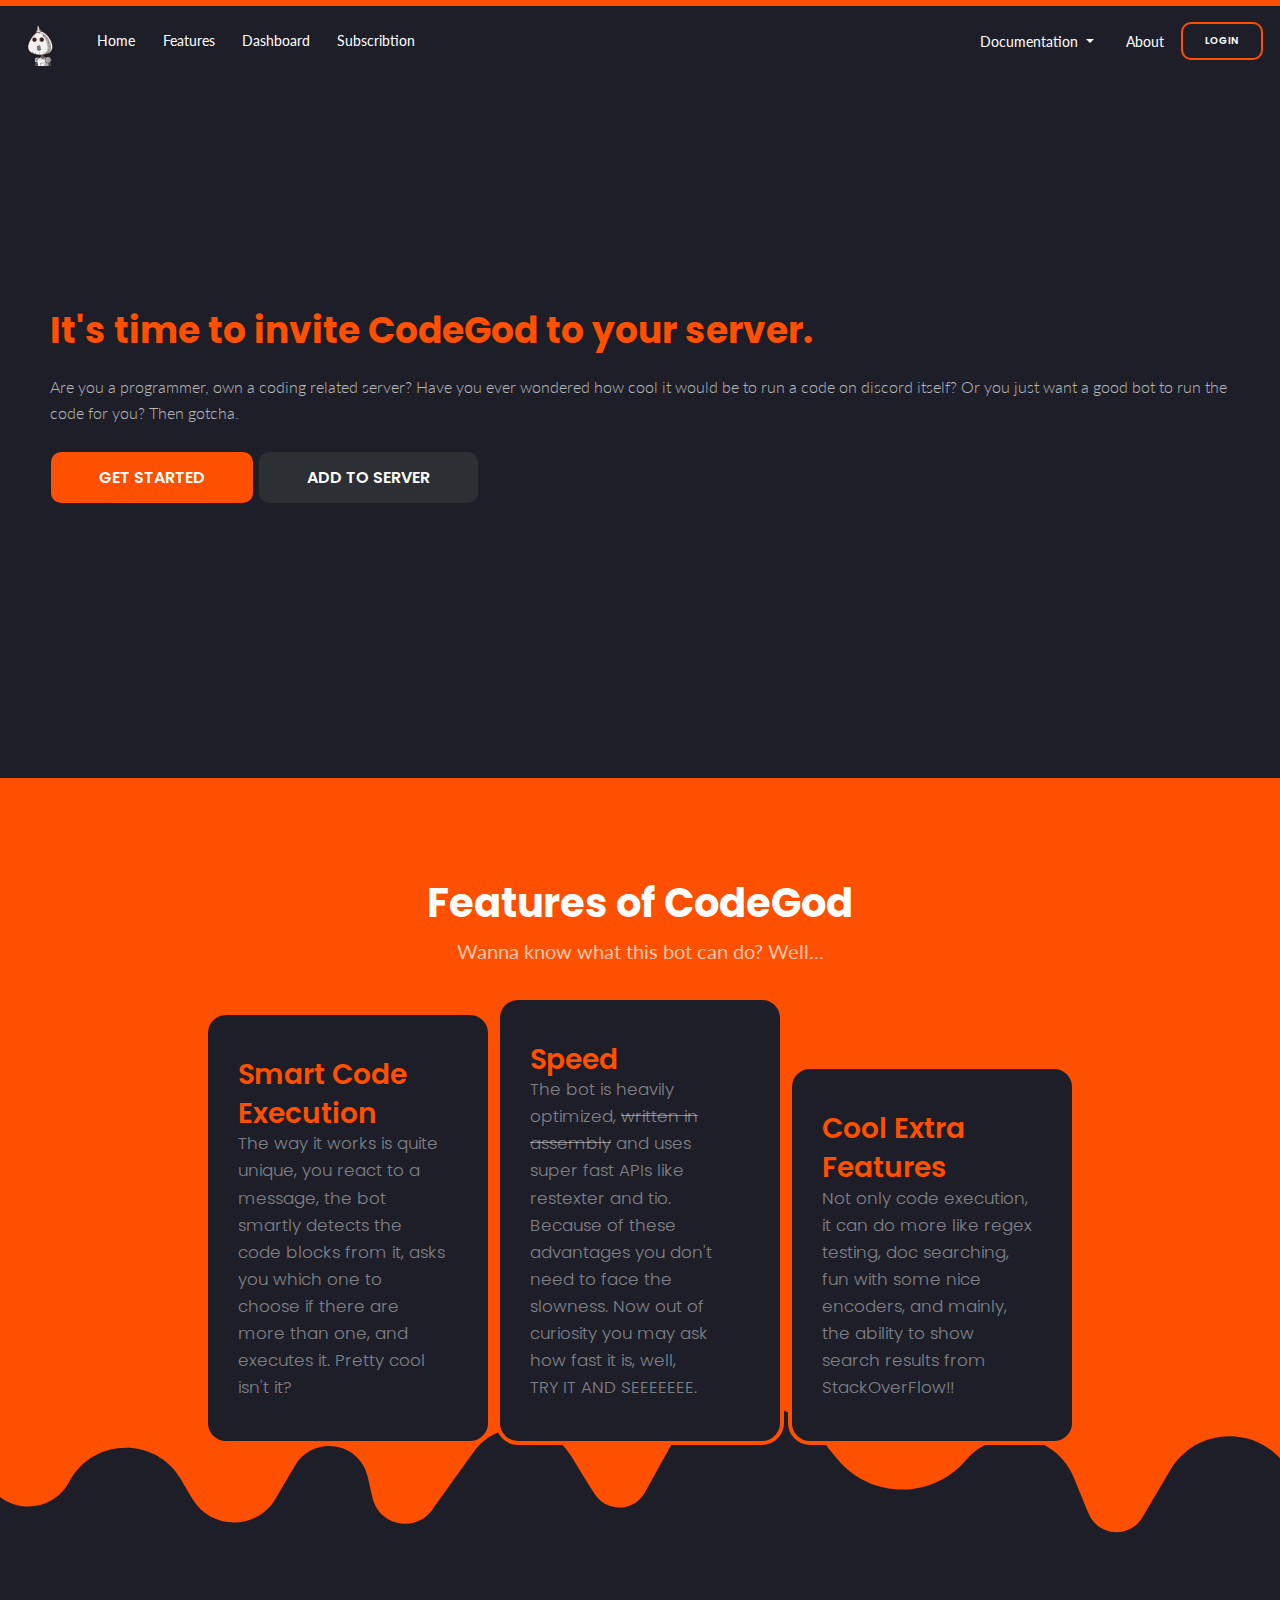
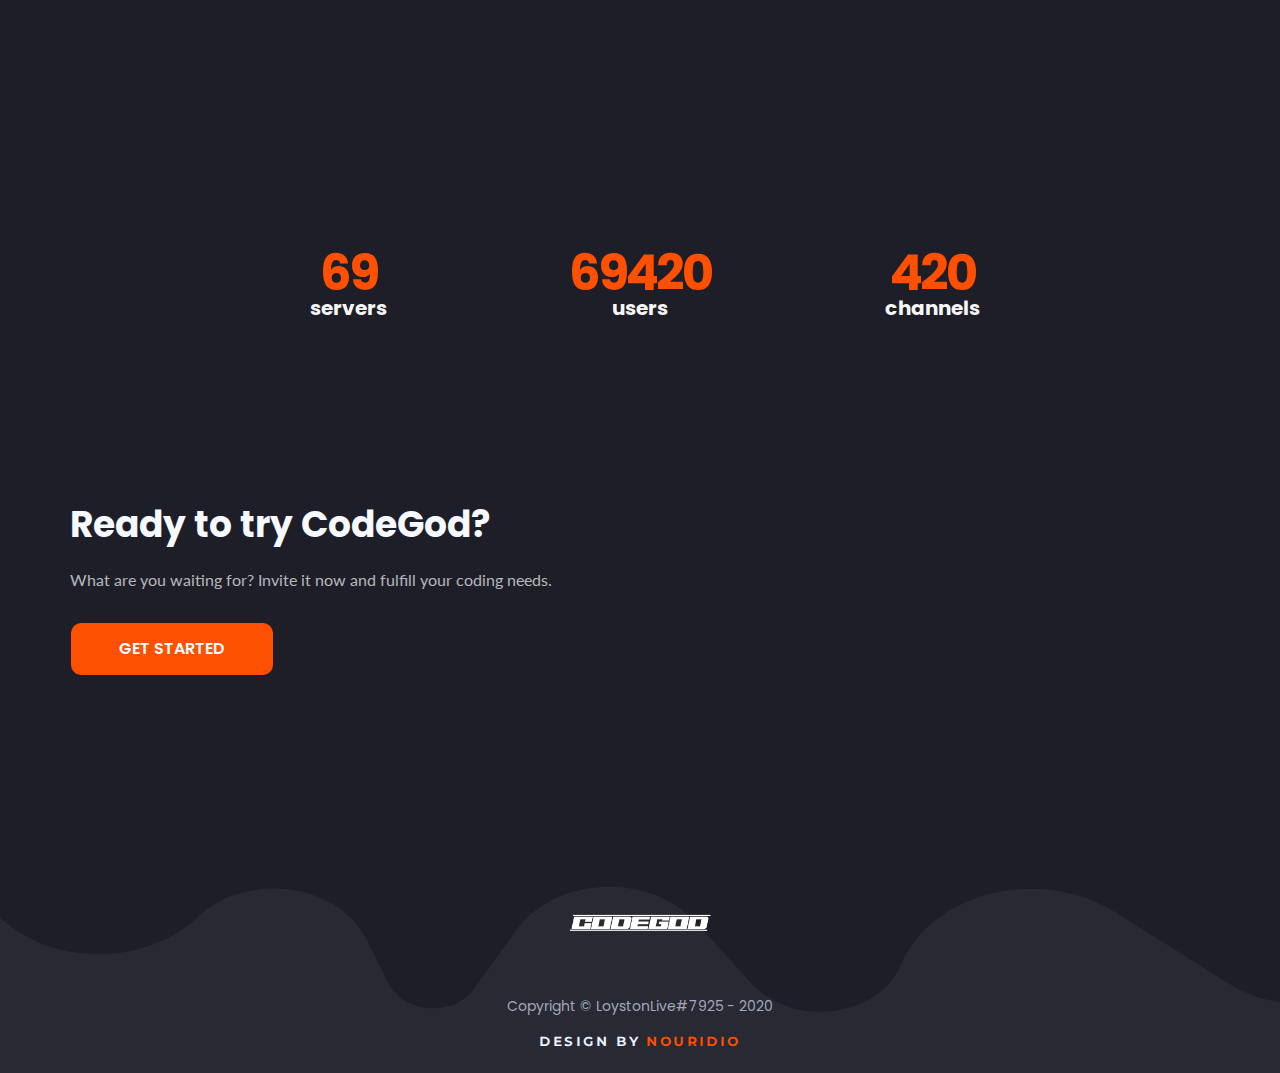
<file: index.html>
<!DOCTYPE html>
<html lang="en">
<head>
    <meta charset="UTF-8">
    <meta name="viewport" content="width=device-width, initial-scale=1, shrink-to-fit=no">
    <link rel="stylesheet" href="css/bootstrap.min.css">
    <link rel="stylesheet" href="css/main.css">
    <link rel="stylesheet" href="css/now-ui-kit.css">
    <link href="https://fonts.googleapis.com/css?family=Poppins:300,400,600,700,800,900&display=swap" rel="stylesheet">
    <link href="https://fonts.googleapis.com/css?family=Montserrat:400,600,700,800,900&display=swap" rel="stylesheet">
    <link href="https://fonts.googleapis.com/css?family=Lato:300,400,600,700,800,900&display=swap" rel="stylesheet">
    <title>CodeGod | Discord bot</title>
</head>
<body>
<nav class="navbar navbar-expand-lg bg-transparent">
    <button class="navbar-toggler" type="button" data-toggle="collapse" data-target="#navbarSupportedContent" aria-controls="navbarSupportedContent" aria-expanded="false" aria-label="Toggle navigation">
        <img src="assets/menuIcon.svg" width="20px" height="20px" style="max-width: none !important;">
    </button>
    <img src="assets/BotLogo.png" width="50" height="50">
    <div class="collapse navbar-collapse" id="navbarSupportedContent" style="margin-left: 20px !important">
        <ul class="navbar-nav mr-auto">
            <li class="nav-item active">
                <a class="nav-link" href="#/">Home <span class="sr-only">(current)</span></a>
            </li>
            <li class="nav-item">
                <a class="nav-link" href="/features">Features</a>
            </li>
            <li class="nav-item">
                <a class="nav-link" href="/features">Dashboard</a>
            </li>
            <li class="nav-item">
                <a class="nav-link" href="/features">Subscribtion</a>
            </li>
        </ul>
        <div class="nav-item dropdown">
            <a class="nav-link dropdown-toggle" href="#" id="navbarDropdown" role="button" data-toggle="dropdown" aria-haspopup="true" aria-expanded="false">
                Documentation
            </a>
            <div class="dropdown-menu" aria-labelledby="navbarDropdown">
                <a class="dropdown-item" href="/commands">Commands</a>
                <a class="dropdown-item" href="/tutorials">Tutorials</a>
                <div class="dropdown-divider"></div>
                <a class="dropdown-item" href="/server-settings">Server settings</a>
            </div>
        </div>
        <div class="nav-item">
            <a class="nav-link" href="/about">About</a>
        </div>
        <button class="btn login-btn btn-outline-accent my-2 my-sm-0" style="font-size: 10px !important;font-family: poppins !important;">LOGIN</button>
    </div>
</nav>
<div class="heading">
    <h1 class="display-5 title">It's time to invite CodeGod to your server.</h1>
    <p class="subtitle">Are you a programmer, own a coding related server? Have you ever wondered how cool it would be to run a code on discord itself? Or you just want a good bot to run the code for you? Then gotcha.</p>
    <a class="btn btn-primary btn-lg" href="https://discord.com/api/oauth2/authorize?client_id=748051917061619724&permissions=0&scope=bot" target="_blank" role="button">Get started</a>
    <a class="btn btn-secondary btn-lg" href="https://discord.com/api/oauth2/authorize?client_id=748051917061619724&permissions=0&scope=bot" target="_blank" role="button">Add to server</a>
    <br /><br /><br /><br /><br /><br />
</div>
<div class="features">
    <div class="title">Features of CodeGod</div>
    <div class="subtitle">Wanna know what this bot can do? Well...</div>
    <div class="cards">
        <div class="card" style="width: 18rem;">
        <div class="card-body">
            <h5 class="card-title">Smart Code Execution</h5>
            <p class="card-text">The way it works is quite unique, you react to a message, the bot smartly detects the code blocks from it, asks you which one to choose if there are more than one, and executes it. Pretty cool isn't it?</p>
        </div>
    </div>
        <div class="card" style="width: 18rem;">
            <div class="card-body">
                <h5 class="card-title">Speed</h5>
                <p class="card-text">The bot is heavily optimized, <strike>written in assembly</strike> and uses super fast APIs like restexter and tio. Because of these advantages you don't need to face the slowness. Now out of curiosity you may ask how fast it is, well,<br/>TRY IT AND SEEEEEEE.</p>
            </div>
        </div>
        <div class="card" style="width: 18rem;">
            <div class="card-body">
                <h5 class="card-title">Cool Extra Features</h5>
                <p class="card-text">Not only code execution, it can do more like regex testing, doc searching, fun with some nice encoders, and mainly, the ability to show search results from StackOverFlow!!</p>
            </div>
        </div>
    </div>
</div>
<div class="statistics">
    <div class="cards">
        <div class="card statistic" style="width: 18rem;">
            <div class="card-body">
                <p class="card-title" style="font-size: 50px !important;line-height: 15px !important;letter-spacing: -0.06em !important;font-weight: bold !important;">69</h1>
                <p style="font-weight: bold !important;font-size: 20px !important;">servers</p>
            </div>
        </div>
        <div class="card statistic" style="width: 18rem;">
            <div class="card-body">
                <p class="card-title" style="font-size: 50px !important;line-height: 15px !important;letter-spacing: -0.06em !important;font-weight: bold !important;">69420</h1>
                <p style="font-weight: bold !important;font-size: 20px !important;">users</p>
            </div>
        </div>
        <div class="card statistic" style="width: 18rem;">
            <div class="card-body">
                <p class="card-title" style="font-size: 50px !important;line-height: 15px !important;letter-spacing: -0.06em !important;font-weight: bold !important;">420</h1>
                <p style="font-weight: bold !important;font-size: 20px !important;">channels</p>
            </div>
        </div>
    </div>
</div>
<div class="page_end">
    <div class="start">
        <div class="card">
            <div class="card-body gs-card">
                <div class="title">Ready to try CodeGod?</div>
                <div class="subtitle">What are you waiting for? Invite it now and fulfill your coding needs.</div>
                <br />
                <a class="btn btn-primary btn-lg" href="#start_link" role="button">Get started</a>
            </div><br />
        </div>
    </div>
    <div class="footer">
        <div class="bot-footer">
            <img src="assets/BotLogoWord.png" width="150"><br />
            Copyright © LoystonLive#7925 - 2020
        </div><br/>
        <div class="nouridio">design by <a href="https://twitter.com/Nouridio"> nouridio</a></div>
    </div>
</div>
<!--<script src="js/colorchange.js"></script>-->
<script src="https://code.jquery.com/jquery-3.3.1.slim.min.js" integrity="sha384-q8i/X+965DzO0rT7abK41JStQIAqVgRVzpbzo5smXKp4YfRvH+8abtTE1Pi6jizo" crossorigin="anonymous"></script>
<script src="https://cdnjs.cloudflare.com/ajax/libs/popper.js/1.14.7/umd/popper.min.js" integrity="sha384-UO2eT0CpHqdSJQ6hJty5KVphtPhzWj9WO1clHTMGa3JDZwrnQq4sF86dIHNDz0W1" crossorigin="anonymous"></script>
<script src="https://stackpath.bootstrapcdn.com/bootstrap/4.3.1/js/bootstrap.min.js" integrity="sha384-JjSmVgyd0p3pXB1rRibZUAYoIIy6OrQ6VrjIEaFf/nJGzIxFDsf4x0xIM+B07jRM" crossorigin="anonymous"></script>
<script src="js/now-ui-kit.min.js"></script>
</body>
</html>
</file>
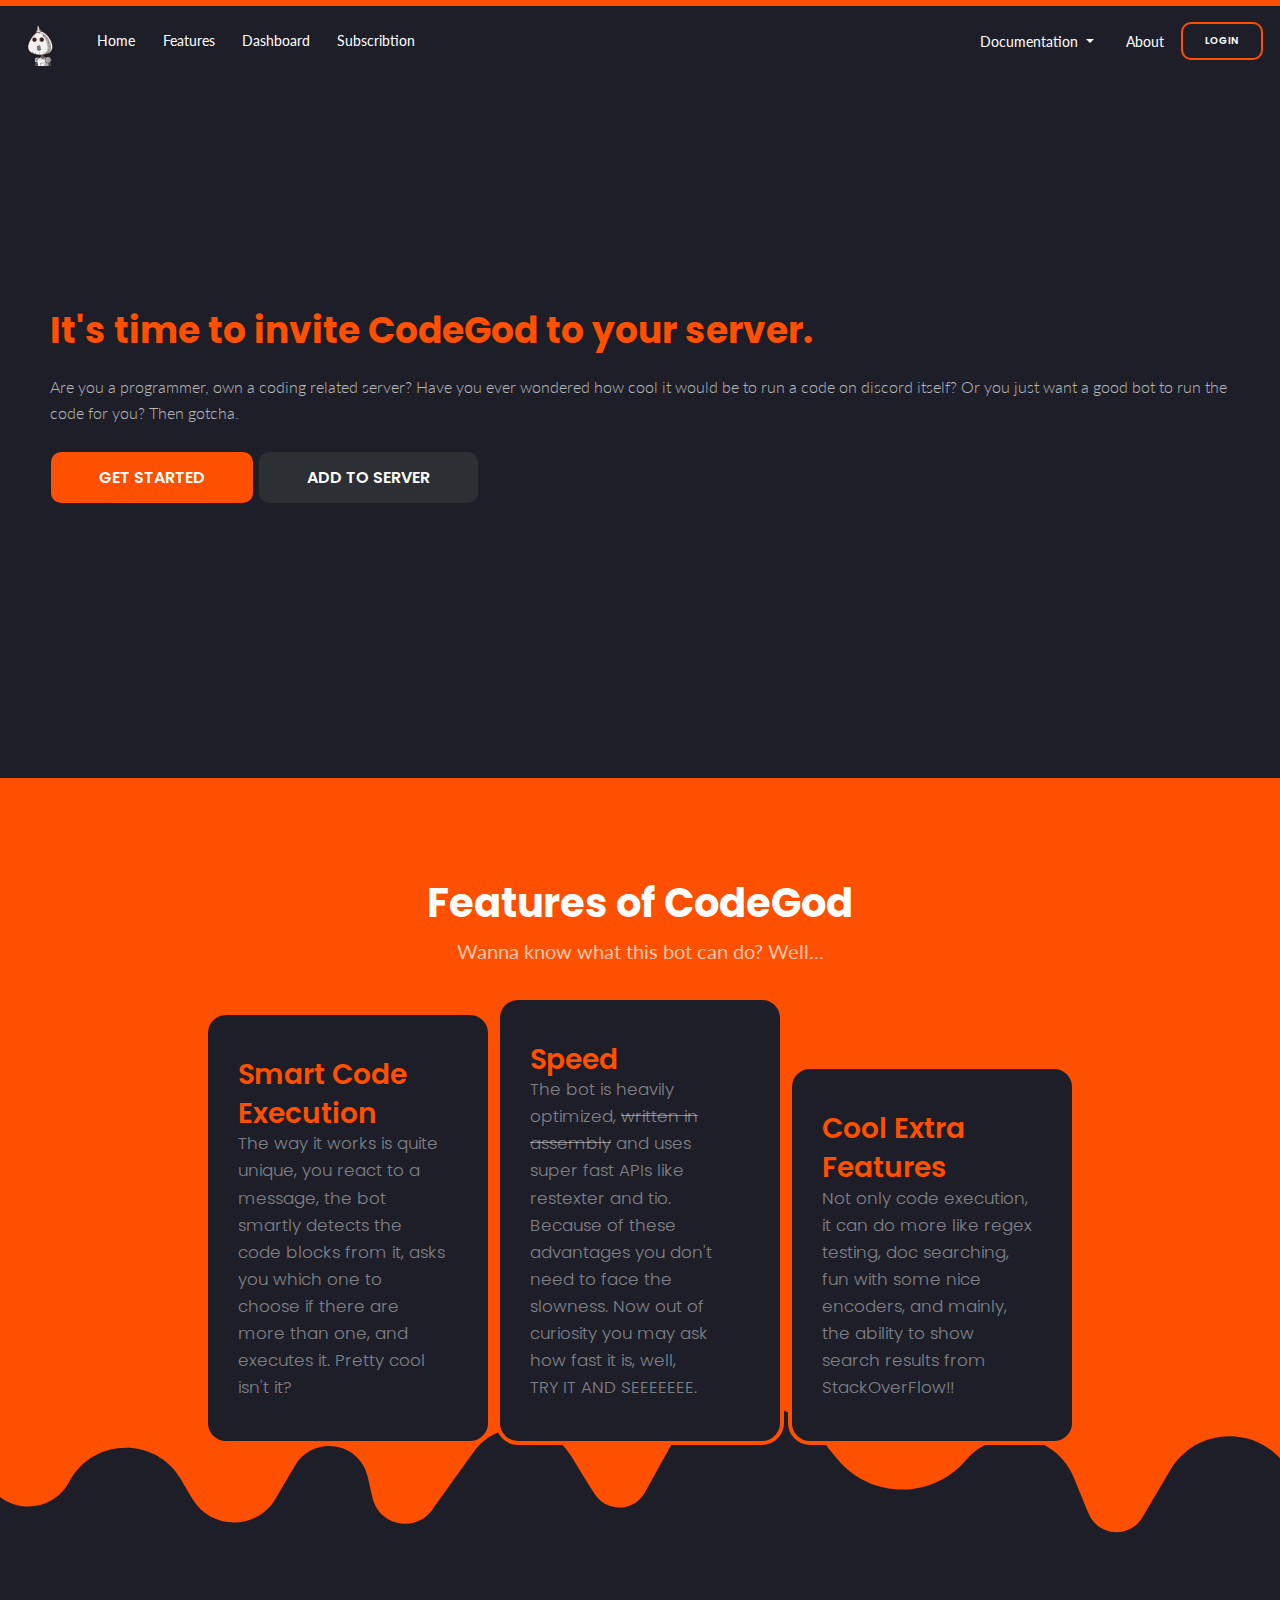
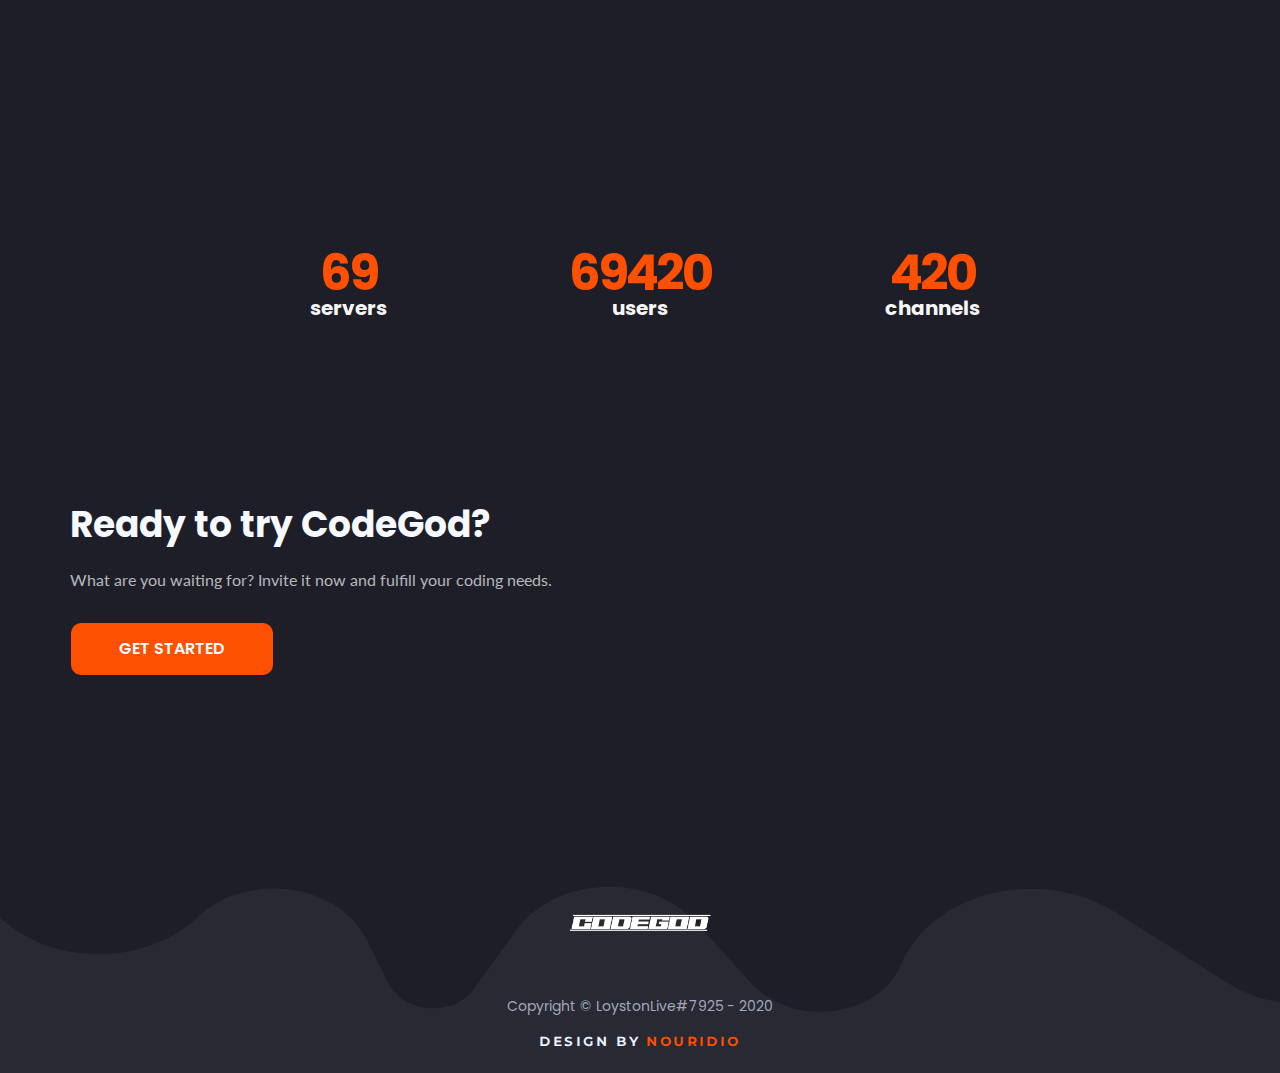
<file: codegod.html>
<!DOCTYPE html>
<html lang="en">
<head>
    <meta charset="UTF-8">
    <meta name="viewport" content="width=device-width, initial-scale=1, shrink-to-fit=no">
    <link rel="stylesheet" href="css/bootstrap.min.css">
    <link rel="stylesheet" href="css/main.css">
    <link rel="stylesheet" href="css/now-ui-kit.css">
    <link href="https://fonts.googleapis.com/css?family=Poppins:300,400,600,700,800,900&display=swap" rel="stylesheet">
    <link href="https://fonts.googleapis.com/css?family=Montserrat:400,600,700,800,900&display=swap" rel="stylesheet">
    <link href="https://fonts.googleapis.com/css?family=Lato:300,400,600,700,800,900&display=swap" rel="stylesheet">
    <title>CodeGod | Discord bot</title>
</head>
<body>
<nav class="navbar navbar-expand-lg bg-transparent">
    <button class="navbar-toggler" type="button" data-toggle="collapse" data-target="#navbarSupportedContent" aria-controls="navbarSupportedContent" aria-expanded="false" aria-label="Toggle navigation">
        <img src="assets/menuIcon.svg" width="20px" height="20px" style="max-width: none !important;">
    </button>
    <img src="assets/BotLogo.png" width="50" height="50">
    <div class="collapse navbar-collapse" id="navbarSupportedContent" style="margin-left: 20px !important">
        <ul class="navbar-nav mr-auto">
            <li class="nav-item active">
                <a class="nav-link" href="#/">Home <span class="sr-only">(current)</span></a>
            </li>
            <li class="nav-item">
                <a class="nav-link" href="/features">Features</a>
            </li>
            <li class="nav-item">
                <a class="nav-link" href="/features">Dashboard</a>
            </li>
            <li class="nav-item">
                <a class="nav-link" href="/features">Subscribtion</a>
            </li>
        </ul>
        <div class="nav-item dropdown">
            <a class="nav-link dropdown-toggle" href="#" id="navbarDropdown" role="button" data-toggle="dropdown" aria-haspopup="true" aria-expanded="false">
                Documentation
            </a>
            <div class="dropdown-menu" aria-labelledby="navbarDropdown">
                <a class="dropdown-item" href="/commands">Commands</a>
                <a class="dropdown-item" href="/tutorials">Tutorials</a>
                <div class="dropdown-divider"></div>
                <a class="dropdown-item" href="/server-settings">Server settings</a>
            </div>
        </div>
        <div class="nav-item">
            <a class="nav-link" href="/about">About</a>
        </div>
        <button class="btn login-btn btn-outline-accent my-2 my-sm-0" style="font-size: 10px !important;font-family: poppins !important;">LOGIN</button>
    </div>
</nav>
<div class="heading">
    <h1 class="display-5 title">It's time to invite CodeGod to your server.</h1>
    <p class="subtitle">Are you a programmer, own a coding related server? Have you ever wondered how cool it would be to run a code on discord itself? Or you just want a good bot to run the code for you? Then gotcha.</p>
    <a class="btn btn-primary btn-lg" href="https://discord.com/api/oauth2/authorize?client_id=748051917061619724&permissions=391232&scope=bot" target="_blank" role="button">Get started</a>
    <a class="btn btn-secondary btn-lg" href="https://discord.com/api/oauth2/authorize?client_id=748051917061619724&permissions=391232&scope=bot" target="_blank" role="button">Add to server</a>
    <br /><br /><br /><br /><br /><br />
</div>
<div class="features">
    <div class="title">Features of CodeGod</div>
    <div class="subtitle">Wanna know what this bot can do? Well...</div>
    <div class="cards">
        <div class="card" style="width: 18rem;">
        <div class="card-body">
            <h5 class="card-title">Smart Code Execution</h5>
            <p class="card-text">The way it works is quite unique, you react to a message, the bot smartly detects the code blocks from it, asks you which one to choose if there are more than one, and executes it. Pretty cool isn't it?</p>
        </div>
    </div>
        <div class="card" style="width: 18rem;">
            <div class="card-body">
                <h5 class="card-title">Speed</h5>
                <p class="card-text">The bot is heavily optimized, <strike>written in assembly</strike> and uses super fast APIs like restexter and tio. Because of these advantages you don't need to face the slowness. Now out of curiosity you may ask how fast it is, well,<br/>TRY IT AND SEEEEEEE.</p>
            </div>
        </div>
        <div class="card" style="width: 18rem;">
            <div class="card-body">
                <h5 class="card-title">Cool Extra Features</h5>
                <p class="card-text">Not only code execution, it can do more like regex testing, doc searching, fun with some nice encoders, and mainly, the ability to show search results from StackOverFlow!!</p>
            </div>
        </div>
    </div>
</div>
<div class="statistics">
    <div class="cards">
        <div class="card statistic" style="width: 18rem;">
            <div class="card-body">
                <p class="card-title" style="font-size: 50px !important;line-height: 15px !important;letter-spacing: -0.06em !important;font-weight: bold !important;">69</h1>
                <p style="font-weight: bold !important;font-size: 20px !important;">servers</p>
            </div>
        </div>
        <div class="card statistic" style="width: 18rem;">
            <div class="card-body">
                <p class="card-title" style="font-size: 50px !important;line-height: 15px !important;letter-spacing: -0.06em !important;font-weight: bold !important;">69420</h1>
                <p style="font-weight: bold !important;font-size: 20px !important;">users</p>
            </div>
        </div>
        <div class="card statistic" style="width: 18rem;">
            <div class="card-body">
                <p class="card-title" style="font-size: 50px !important;line-height: 15px !important;letter-spacing: -0.06em !important;font-weight: bold !important;">420</h1>
                <p style="font-weight: bold !important;font-size: 20px !important;">channels</p>
            </div>
        </div>
    </div>
</div>
<div class="page_end">
    <div class="start">
        <div class="card">
            <div class="card-body gs-card">
                <div class="title">Ready to try CodeGod?</div>
                <div class="subtitle">What are you waiting for? Invite it now and fulfill your coding needs.</div>
                <br />
                <a class="btn btn-primary btn-lg" href="#start_link" role="button">Get started</a>
            </div><br />
        </div>
    </div>
    <div class="footer">
        <div class="bot-footer">
            <img src="assets/BotLogoWord.png" width="150"><br />
            Copyright © LoystonLive#7925 - 2020
        </div><br/>
        <div class="nouridio">design by <a href="https://twitter.com/Nouridio"> nouridio</a></div>
    </div>
</div>
<!--<script src="js/colorchange.js"></script>-->
<script src="https://code.jquery.com/jquery-3.3.1.slim.min.js" integrity="sha384-q8i/X+965DzO0rT7abK41JStQIAqVgRVzpbzo5smXKp4YfRvH+8abtTE1Pi6jizo" crossorigin="anonymous"></script>
<script src="https://cdnjs.cloudflare.com/ajax/libs/popper.js/1.14.7/umd/popper.min.js" integrity="sha384-UO2eT0CpHqdSJQ6hJty5KVphtPhzWj9WO1clHTMGa3JDZwrnQq4sF86dIHNDz0W1" crossorigin="anonymous"></script>
<script src="https://stackpath.bootstrapcdn.com/bootstrap/4.3.1/js/bootstrap.min.js" integrity="sha384-JjSmVgyd0p3pXB1rRibZUAYoIIy6OrQ6VrjIEaFf/nJGzIxFDsf4x0xIM+B07jRM" crossorigin="anonymous"></script>
<script src="js/now-ui-kit.min.js"></script>
</body>
</html>
</file>
<file: css/main.css>
body {
    font-family: 'Poppins', sans-serif !important;
    background-color: #1D1E28;
    color: #fff;
    -webkit-font-smoothing: antialiased;
    -moz-osx-font-smoothing: grayscale;
    text-rendering: optimizeLegibility;
    border-top: 6px #FF4F00 solid !important;
    font-size: 16px;
}

.nav-link {
     font-size: 14px !important;
     background: transparent !important;
     font-family: Lato, sans-serif !important;
     text-transform: capitalize !important;
 }
 .nav-link:hover {
     background: transparent !important;
     color: #FF4F00 !important;
     font-weight: bold !important;
 }

 .login-btn {
     border: 2px solid #FF4F00 !important;
     font-size: 10px !important;
 }
 .login-btn:hover {
     background: #FF4F00 !important;
 }
.navbar {
    box-shadow: none !important
}

.navbar-brand {
    font-size: 25px !important
}

.navbar-toggler-icon {
    color: #fff !important
}

.btn {
    border-radius: 10px !important;
    font-size: 16px !important;
    font-weight: 600 !important;
    text-transform: uppercase !important;
}

.btn-primary {
    background-color: #FF4F00!important
}
.btn-secondary {
    background-color: #2C2F33 !important
}
.heading {
    padding: 160px 50px !important;
    color: #FF4F00 !important;
    background-image: url("../assets/wavy-dark-by-nouridio.svg") !important;
    background-position: bottom !important;
    background-size: 300% !important;
    background-repeat: no-repeat !important;
}

.title {
    line-height: 90px !important;
    margin-bottom: -2px !important;
    font-size: 36px !important
}

.subtitle {
    color: rgba(255, 255, 255, 0.685) !important;
    font-size: 16px !important;
    font-family: 'Lato', sans-serif;
}


.features {
    text-align: center !important;
    background: #FF4F00 !important;
    padding: 60px 50px !important;
    background-image: url("../assets/wavy-dark-by-nouridio.svg") !important;
    background-position: bottom !important;
    background-size: 200% !important;
    background-repeat: no-repeat !important;
}
.features .title {
    font-size: 40px !important;
    color: #ffffff !important;
    line-height: 70px !important;
}

.features .subtitle {
    font-size: 20px !important;
    color: #a2a8bd;
}

.features .card-body {
    text-align: left !important;
}

.features .card-title {
    margin: 0 0 -3px !important;
}
.cards {
    margin-top: 30px !important;
}

.card {
    border-radius: 5px !important;
    box-shadow: none !important;
}

.card-title {
    font-size: 28px !important;
    font-weight: 600 !important;
    color: #FF4F00 !important;
}

.statistics {
    text-align: center !important;
    padding-top: 300px !important;
}

.statistics .card-body{
    padding: 0 !important;
    height: 280 !important;
    width: 332 !important;
    max-height: 280 !important;
    max-width: 332 !important;
}

.statistics .title {
    font-size: 40px !important;
    color: #ffffff !important;
    line-height: 70px !important;
}

.statistics .subtitle {
    font-size: 20px !important;
    color: #a2a8bd;
}

.card.statistic {
    background: transparent !important;
    box-shadow: none !important;
    color: #f7f7f7 !important;
}


.page_end {
    background-image: url("../assets/wavy-light-by-nouridio.svg") !important;
    background-position: bottom !important;
    background-size: 200% !important;
    background-repeat: no-repeat !important;
}
.start {
    padding: 60px 50px !important
}

.start .card {
    background: transparent !important;
    color: #f6f9ff !important;
}

.features .card {
    background: #1D1E28;
    border-radius: 22px !important;
    border: 4px solid #FF4F00;
}
.features .card-text {
color: rgba(255, 255, 255, 0.46) !important
}

.features .card-body {
    padding: 40px 40px 40px 30px !important;
}

.navbar-toggler-icon {
    color: #fff !important
}
.footer {
    text-align: center !important;
    padding: 5px 6px !important;
    color: #ecf2ff;
    padding: 30px 30px !important
}

.footer .nouridio {
    font-family: 'Montserrat' !important;
    font-style: normal !important;
    font-weight: 600 !important;
    font-size: 16px !important;
    line-height: 5px !important;
    letter-spacing: 0.15em !important;
    font-variant: small-caps !important;
}

.footer .nouridio a {
    color: #FF4F00 !important;
    text-decoration: none !important;
}

.footer .bot-footer {
    text-align: center !importan;
    color: #a2a8bd !important;
}
</file>
